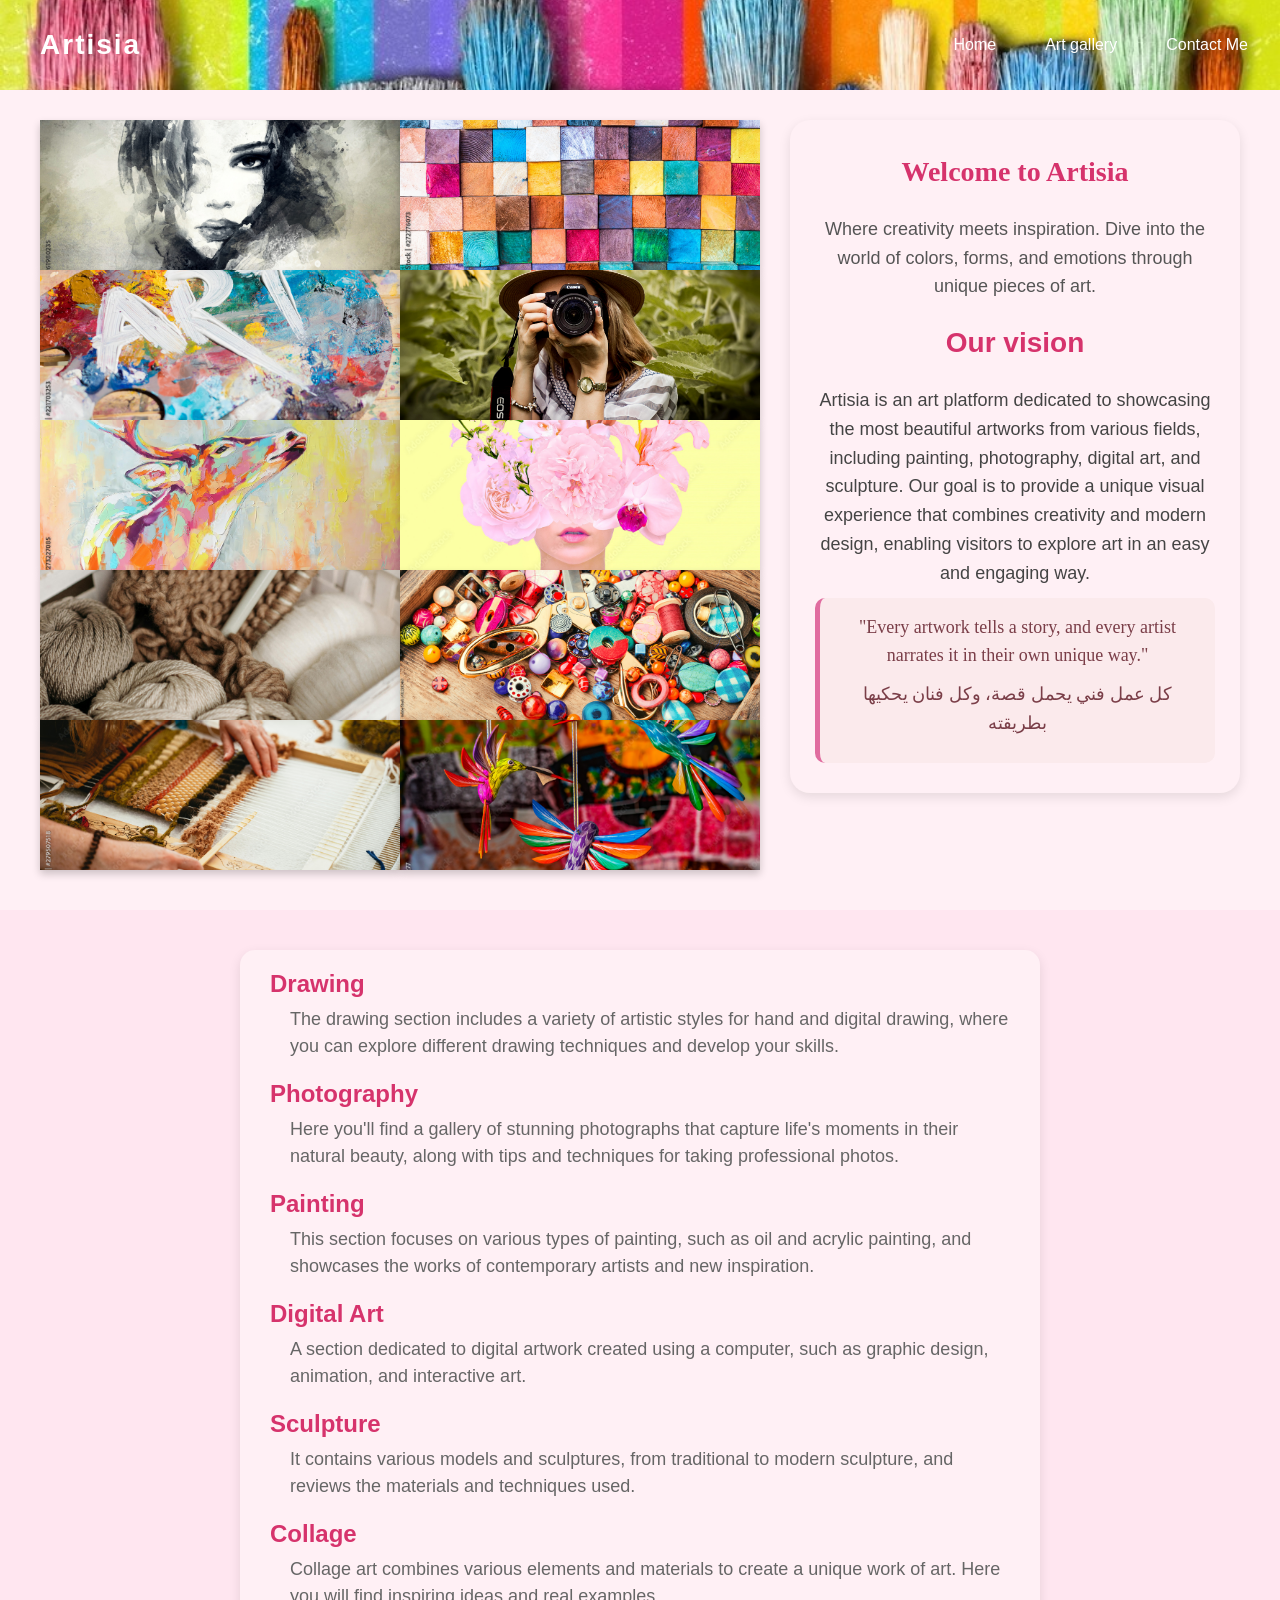
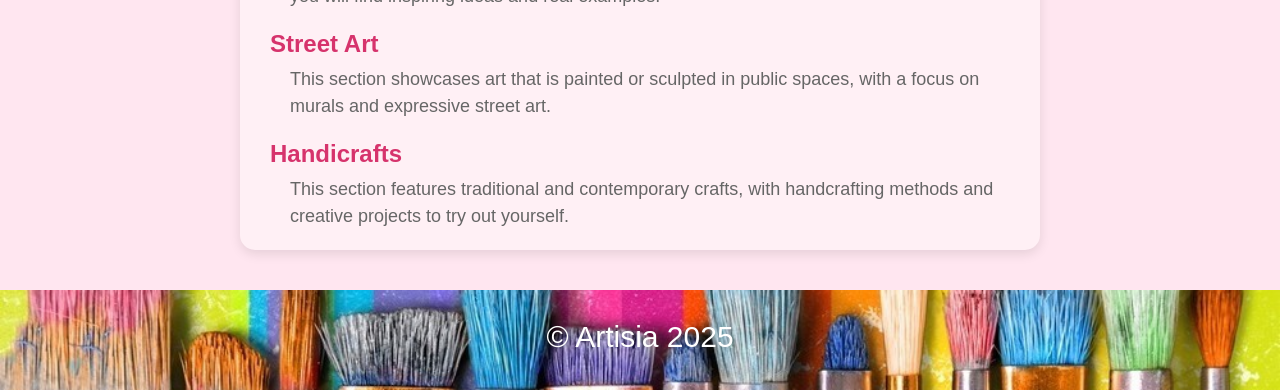
<file: index.html>
<!DOCTYPE html>
<html lang="en">
<head>
  <meta charset="UTF-8" />
  <meta name="viewport" content="width=device-width, initial-scale=1.1"/>
  <title>Artisia</title>
  <link rel="stylesheet" href="src/css/style.css" />
</head>
<body>

  
  <nav class="navbar">
    <div class="title">
      <span>A</span><span>r</span><span>t</span><span>i</span><span>s</span><span>i</span><span>a</span>
    </div>
    <ul class="nav-links">
      <li><a href="index.html">Home</a></li>
      <!-- <li class="dropdown">
        <a href="#">Art worlds</a>
        <ul class="dropdown-menu">
          <li><a href="drawing.html">Drawing</a></li>
          <li><a href="photography.html">Photography</a></li>
          <li><a href="painting.html">Painting</a></li>
          <li><a href="digital.html">Digital Art</a></li>
          <li><a href="sculpture.html">Sculpture</a></li>
          <li><a href="collage.html">Collage</a></li>
          <li><a href="street.html">Street Art</a></li>
          <li><a href="handicrafts.html">Handicrafts</a></li>
        </ul>
      </li> -->
      <li><a href="gallary.html">Art gallery</a></li>
      <li><a href="contact-me.html">Contact Me</a></li>
    </ul>
  </nav>

  <section class="content-section">
    <div class="content-wrapper">
      <div class="gallery" id="gallery">
        <img src="assets/images/image1.jpeg" alt="image1" />
        <img src="assets/images/image2 (2).jpeg" alt="image2" />
        <img src="assets/images/image3.jpeg" alt="image3" />
        <img src="assets/images/image4.jpg" alt="image4" />
        <img src="assets/images/image5.jpeg" alt="image5" />
        <img src="assets/images/image6.jpeg" alt="image6" />
        <img src="assets/images/image7.jpg" alt="image7" />
        <img src="assets/images/image10.jpeg" alt="image10" />
        <img src="assets/images/image11.jpeg" alt="image11" />
        <img src="assets/images/image12.jpeg" alt="image12" />
      </div>

      <div class="about">
        <div class="welcome-message">
            <h2>Welcome to Artisia</h2>
            <p>Where creativity meets inspiration. Dive into the world of colors, forms, and emotions through unique pieces of art.</p>
          </div>
        <h2>Our vision</h2>
        <p>Artisia is an art platform dedicated to showcasing the most beautiful artworks from various fields, including painting, photography, digital art, and sculpture. Our goal is to provide a unique visual
         experience that combines creativity and modern design, enabling visitors to explore art in an easy and engaging way.</p>
         <div><blockquote class="art-quote">
            <P>"Every artwork tells a story, and every artist narrates it in their own unique way."</P>
            <P>كل عمل فني يحمل قصة، وكل فنان يحكيها بطريقته</P>
          </blockquote></div>
         
          
        </div>
      
    </div>
  </section>
  
<dl>
    <dt>Drawing</dt>
    <dd>The drawing section includes a variety of artistic styles for hand and digital drawing, 
    where you can explore different drawing techniques and develop your skills.</dd>
    <dt>Photography</dt>
    <dd>Here you'll find a gallery of stunning photographs that capture life's moments in their natural beauty,
     along with tips and techniques for taking professional photos.</dd>
    <dt>Painting </dt>
    <dd>This section focuses on various types of painting, such as oil and acrylic painting,
     and showcases the works of contemporary artists and new inspiration.</dd>
    <dt>Digital Art</dt>
    <dd>A section dedicated to digital artwork created using a computer,
     such as graphic design, animation, and interactive art.</dd>
    <dt>Sculpture</dt>
    <dd>It contains various models and sculptures, from traditional to modern sculpture,
     and reviews the materials and techniques used.</dd>
    <dt>Collage</dt>
    <dd>Collage art combines various elements and materials to create a unique work of art.
     Here you will find inspiring ideas and real examples.</dd>
    <dt>Street Art </dt>
    <dd>This section showcases art that is painted or sculpted in public spaces,
     with a focus on murals and expressive street art.</dd>
    <dt>Handicrafts</dt>
    <dd>This section features traditional and contemporary crafts, 
    with handcrafting methods and creative projects to try out yourself.</dd>
</dl>
<footer>
  <p>© Artisia 2025</p>
</footer>


</body>
</html>
</file>
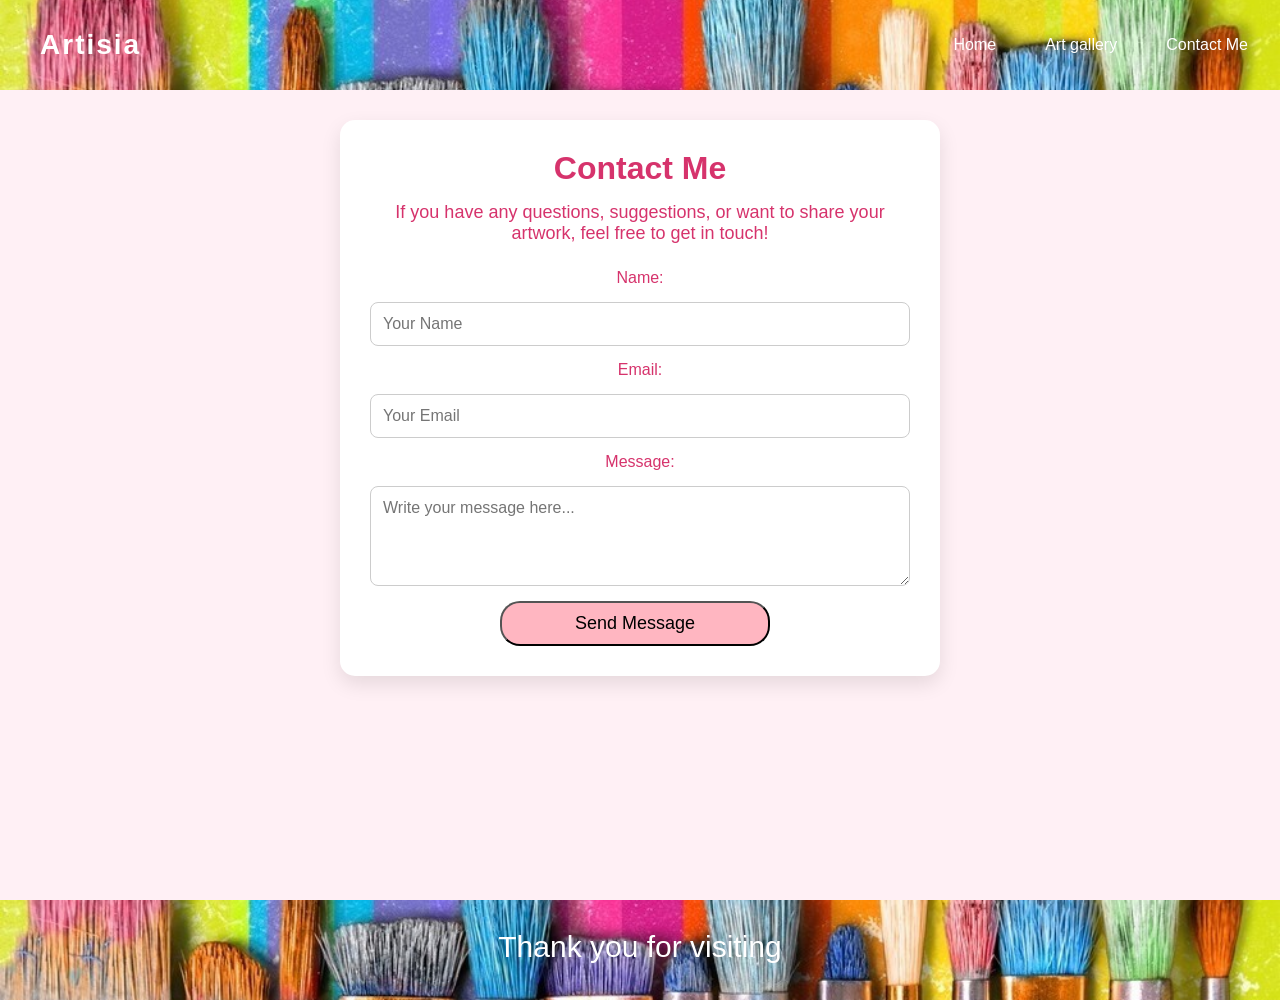
<file: contact-me.html>
<!DOCTYPE html>
<html lang="en">
<head>
  <meta charset="UTF-8" />
  <meta name="viewport" content="width=device-width, initial-scale=1.0"/>
  <title>Contact Me</title>
  <link rel="stylesheet" href="src/css/style.css" />
</head>
<body>

  <nav class="navbar">
    <div class="title">
      <span>A</span><span>r</span><span>t</span><span>i</span><span>s</span><span>i</span><span>a</span>
    </div>
    <ul class="nav-links">
      <li><a href="index.html">Home</a></li>
      <!-- <li class="dropdown">
        <a href="#">Art worlds ⬇</a>
        <ul class="dropdown-menu">
          <li><a href="drawing.html">Drawing</a></li>
          <li><a href="photography.html">Photography</a></li>
          <li><a href="painting.html">Painting</a></li>
          <li><a href="digital.html">Digital Art</a></li>
          <li><a href="sculpture.html">Sculpture</a></li>
          <li><a href="collage.html">Collage</a></li>
          <li><a href="street.html">Street Art</a></li>
          <li><a href="handicrafts.html">Handicrafts</a></li>
        </ul>
      </li> -->
      <li><a href="gallary.html">Art gallery</a></li>
      <li><a href="contact-me.html">Contact Me</a></li>
    </ul>
  </nav>

  <section class="contact-section">
    <div class="contact-container">
      <h2>Contact Me</h2>
      <p>If you have any questions, suggestions, or want to share your artwork, feel free to get in touch!</p>

      <form class="contact-form">
        <label for="name">Name:</label>
        <input type="text" id="name" placeholder="Your Name" required>

        <label for="email">Email:</label>
        <input type="email" id="email" placeholder="Your Email" required>

        <label for="message">Message:</label>
        <textarea id="message" placeholder="Write your message here..." required></textarea>

        <button type="submit">Send Message</button>
      </form>
    </div>
  </section>

  <footer>
    <p>Thank you for visiting</p>
  </footer>

</body>
</html>
</file>
<file: src/css/style.css>
* {
    padding: 0;
    margin: 0;
    box-sizing: border-box;
  }
  
 
  html {
    scroll-behavior: smooth;
  }
  
  body {
    background-color: #ffe6f0;
    font-family: 'Poppins', sans-serif;
    color: #444;
  }
  
  nav.navbar {
    display: flex;
    justify-content: space-between;
    align-items: center;
    background-image:url("../../assets/images/image_cut.jpg");
    background-size: cover;
    background-position: center;
    width: 100%;
    padding: 10px 20px;
    height: 90px;
    position: fixed;
    top: 0;
    left: 0;
    z-index: 999;
  }
  
  .title {
    font-size: 28px;
    font-weight: bold;
    color: white;
    letter-spacing: 2px;
    padding: 0 20px;
    cursor: default;
  }
  
 
  .title span {
    display: inline-block;
    opacity: 0;
    transform: translateY(10px) scale(5);
    animation: title-transition 5s forwards;
  }
  
  .title span:nth-child(1) { animation-delay: 0.05s; }
  .title span:nth-child(2) { animation-delay: 0.10s; }
  .title span:nth-child(3) { animation-delay: 0.15s; }
  .title span:nth-child(4) { animation-delay: 0.20s; }
  .title span:nth-child(5) { animation-delay: 0.25s; }
  .title span:nth-child(6) { animation-delay: 0.30s; }
  .title span:nth-child(7) { animation-delay: 0.35s; }
  
  @keyframes title-transition {
    0% {
      opacity: 0;
      transform: translateY(10px) scale(5);
    }
    50% {
      opacity: 1;
      transform: translateY(-10px) scale(1.2);
    }
    100% {
      opacity: 1;
      transform: translateY(0px) scale(1);
    }
  }
  
 
  .nav-links {
    list-style: none;
    display: flex;
    gap: 25px;
  }
  
  .nav-links li a {
    text-decoration: none;
    color: white;
    padding: 8px 12px;
    display: block;
    transition: all 0.3s ease;
  }
  
  .nav-links li a:hover {
    transform: scale(1.1);
    color: black;
  }
  
  /* 
  .dropdown {
    position: relative;
  }
  
  .dropdown-menu {
    display: none;
    position: absolute;
    background-color: lightpink;
    list-style: none;
    padding: 0;
    margin: 0;
    min-width: 150px;
    top: 100%;
    left: 0;
    border-radius: 5px;
    box-shadow: 0 4px 8px rgba(0,0,0,0.1);
    z-index: 1000;
  }
  
  .dropdown-menu li a {
    font-size: 16px;
    padding: 10px 15px;
    display: block;
    color: white;
    transition: background-color 0.3s ease;
  }
  
  .dropdown-menu li a:hover {
    background-color: #ffb6c1;
  }
  
  .dropdown:hover .dropdown-menu {
    display: block;
  }
  */
  .content-section {
    padding: 120px 20px 40px; /* 120px بسبب ارتفاع الشريط 90px + مسافة */
    background-color: #fff0f5;
    min-height: 100vh;
  }
  
  .content-wrapper {
    display: flex;
    gap: 30px;
    max-width: 1200px;
    margin: 0 auto;
    align-items: flex-start;
  }
  
  .gallery {
    flex: 2;
    display: grid;
    grid-template-columns: repeat(auto-fill, minmax(250px, 1fr));
    gap: 0;
  }
  
  .gallery img {
    width: 100%;
    height: 150px;
    object-fit: cover;
    /*border-radius: 20px;
    border: 5px solid white;*/
    box-shadow: 0 4px 8px rgba(0,0,0,0.2);
    transition: transform 0.5s ease, object-fit 0.5s ease;
    cursor: pointer;
  }
  
  .gallery img:hover {
    transform: scale(1.1);
    object-fit: contain;
  }
  .welcome-message {
    text-align: center;
    margin-bottom: 20px;
  }
  
  .welcome-message h2 {
    font-size: 32px;
    color: #d14d72;
    margin-bottom: 10px;
    font-family: 'Georgia', serif;
  }
  
  .welcome-message p {
    font-size: 18px;
    color: #555;
    /*font-style: italic;*/
  }
  .about {
    background-color: #fff0f5; 
    padding: 30px 25px;
    border-radius: 20px;
    max-width: 450px;
    color: #444444;
    font-family: 'Poppins', sans-serif;
    box-shadow: 0 4px 12px rgba(0, 0, 0, 0.1);
    line-height: 1.6;
    text-align: center;
  }
  
  .about h2 {
    font-size: 28px;
    margin-bottom: 20px;
    color: #d6336c; 
    font-weight: 700;
  }
  
  .about p {
    font-size: 18px;
    line-height: 1.6;
    margin-bottom: 10px; 
  }
  
  .art-quote {
    font-family: 'Georgia', 'Times New Roman', serif;
    font-size: 22px;
    text-align: center;
    margin-top: 10px;     
    color: #7a3e48;
    background-color: #fbeaec;
    padding: 15px 25px;
    border-left: 5px solid #e06c9f;
    border-radius: 10px;
    max-width: 600px;
    margin-left: auto;
    margin-right: auto;
  }
 
    
  

  dl {
    max-width: 800px;
    margin: 40px auto;
    background-color: #fff0f5; 
    padding: 20px 30px;
    border-radius: 15px;
    box-shadow: 0 4px 12px rgba(0,0,0,0.1);
    font-family: 'Poppins', sans-serif;
    color: #444;
  }
  
  dt {
    font-weight: 700;
    font-size: 24px;
    margin-top: 20px;
    color: #d6336c; 
  }
  
  dd {
    margin-left: 20px;
    margin-top: 8px;
    font-size: 18px;
    line-height: 1.5;
    color: #666;
  }
  
  dt:first-of-type {
    margin-top: 0;
  }
  
  
  footer {
    background-image: url("../../assets/images/image_cut.jpg");
    background-size: cover;
    background-position: bottom;
    width: 100%;
    height: 100px;
    position: relative;
  }
  
  footer p {
    display: flex;
    justify-content: center;
    align-items: center;
    text-align: center;
    font-size: 30px;
    margin: 0;
    padding: 30px;
    color: white;
  }
  /*=====================================================*/
 
.contact-section {
    padding: 120px 20px 40px;
    background-color: #fff0f5;
    min-height: 100vh;
  }
  
  .contact-container {
    max-width: 600px;
    margin: auto;
    background-color: white;
    padding: 30px;
    border-radius: 15px;
    box-shadow: 0 8px 20px rgba(0, 0, 0, 0.1);
    text-align: center;
  }
  
  .contact-container h2 {
    font-size: 32px;
    color: #d6336c;
    margin-bottom: 15px;
  }
  
  .contact-container p {
    font-size: 18px;
    margin-bottom: 25px;
    color: #d6336c;
  }
  
  .contact-form {
    display: flex;
    flex-direction: column;
    gap: 15px;
  }
  
  .contact-form input,
  .contact-form textarea {
    padding: 12px;
    border: 1px solid #ccc;
    border-radius: 8px;
    font-family: 'Poppins', sans-serif;
    font-size: 16px;
  }
  
  .contact-form textarea {
    resize: vertical;
    min-height: 100px;
  }
  
.contact-form button{
  width: 50%;
  height: 70%;
  margin-left: 130px;
  padding: 10px;
  background-color: #ffb6c1;
  font-size: large;
  border-radius: 20px;
}
.contact-form input:focus,
.contact-form textarea:focus,
.contact-form button:focus {
  outline: none;
  border: 2px solid #ff69b4; 
  box-shadow: 0 0 5px #ffb6c1;
 
}
.contact-form label{
  color: #d6336c;
}
.art_gallery{
    display: flex;
    flex-wrap: wrap;
    justify-content: center;
    gap: 25px;
    padding: 40px;
}

.card{
    width: 300px;
    background: white;
    border-radius: 15px;
    overflow: hidden;
    box-shadow: 0 4px 10px rgba(0,0,0,0.2);
    transition: 0.3s;
}

.card:hover{
    transform: scale(1.05);
}

.card img{
    width: 100%;
    height: 220px;
    object-fit: cover;
}

.card h3{
    padding: 10px;
    color: #333;
}

.card p{
    padding: 0 10px 20px;
    color: #666;
}
</file>
